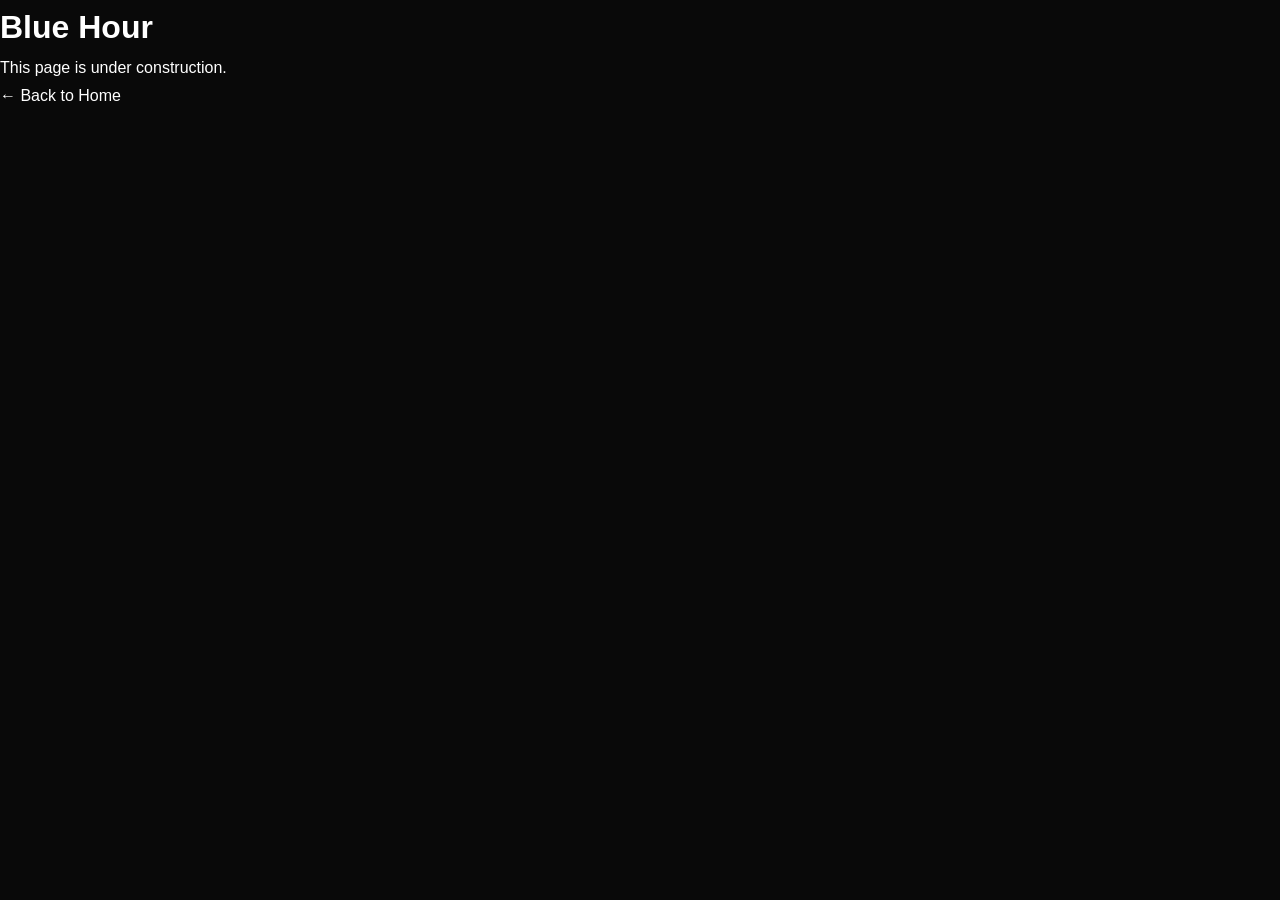
<file: blue-hour.html>
<!DOCTYPE html>
<html lang="en">
<head>
    <meta charset="UTF-8">
    <meta name="viewport" content="width=device-width, initial-scale=1.0">
    <title>Blue Hour | Through The Lens</title>

    <link rel="stylesheet" href="style.css">
</head>

<body>

    <h1>Blue Hour</h1>

    <p>This page is under construction.</p>

    <a href="index.html">← Back to Home</a>

</body>
</html>
</file>
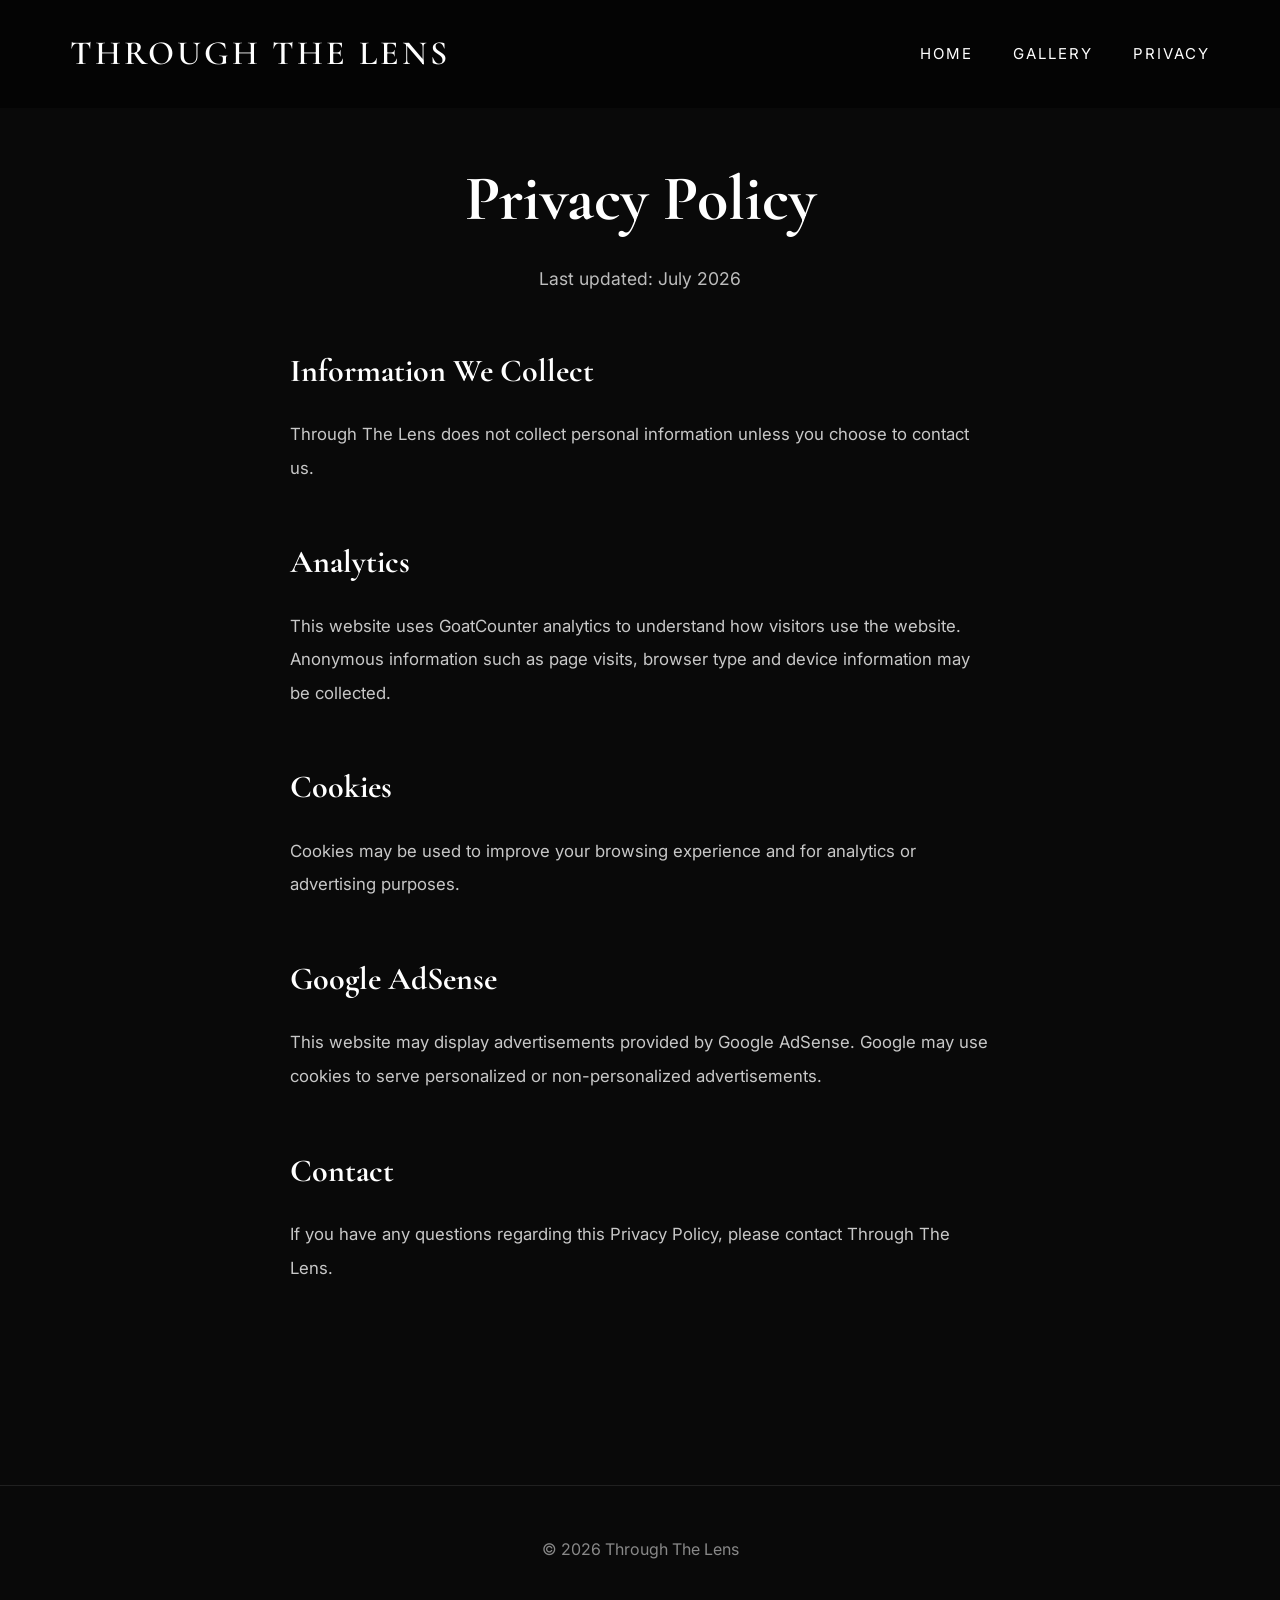
<file: privacy.html>
<!DOCTYPE html>
<html lang="en">

<head>

<meta charset="UTF-8">
<meta name="viewport" content="width=device-width, initial-scale=1.0">

<title>Privacy Policy | Through The Lens</title>

<link rel="stylesheet" href="style.css">

<link rel="preconnect" href="https://fonts.googleapis.com">
<link rel="preconnect" href="https://fonts.gstatic.com" crossorigin>

<link href="https://fonts.googleapis.com/css2?family=Cormorant+Garamond:wght@300;400;500;600;700&family=Inter:wght@300;400;500;600&display=swap" rel="stylesheet">

</head>

<body>

<nav>

<div class="logo">
THROUGH THE LENS
</div>

<div class="nav-links">
<a href="index.html">Home</a>
<a href="gallery.html">Gallery</a>
<a href="privacy.html">Privacy</a>
</div>

</nav>

<div class="story-page">

<h1>Privacy Policy</h1>

<p class="story-subtitle">
Last updated: July 2026
</p>

<div class="story-content">

<h2>Information We Collect</h2>

<p>
Through The Lens does not collect personal information unless you choose to contact us.
</p>

<h2>Analytics</h2>

<p>
This website uses GoatCounter analytics to understand how visitors use the website. Anonymous information such as page visits, browser type and device information may be collected.
</p>

<h2>Cookies</h2>

<p>
Cookies may be used to improve your browsing experience and for analytics or advertising purposes.
</p>

<h2>Google AdSense</h2>

<p>
This website may display advertisements provided by Google AdSense. Google may use cookies to serve personalized or non-personalized advertisements.
</p>

<h2>Contact</h2>

<p>
If you have any questions regarding this Privacy Policy, please contact Through The Lens.
</p>

</div>

</div>

<footer>

© 2026 Through The Lens

</footer>

</body>

</html>
</file>
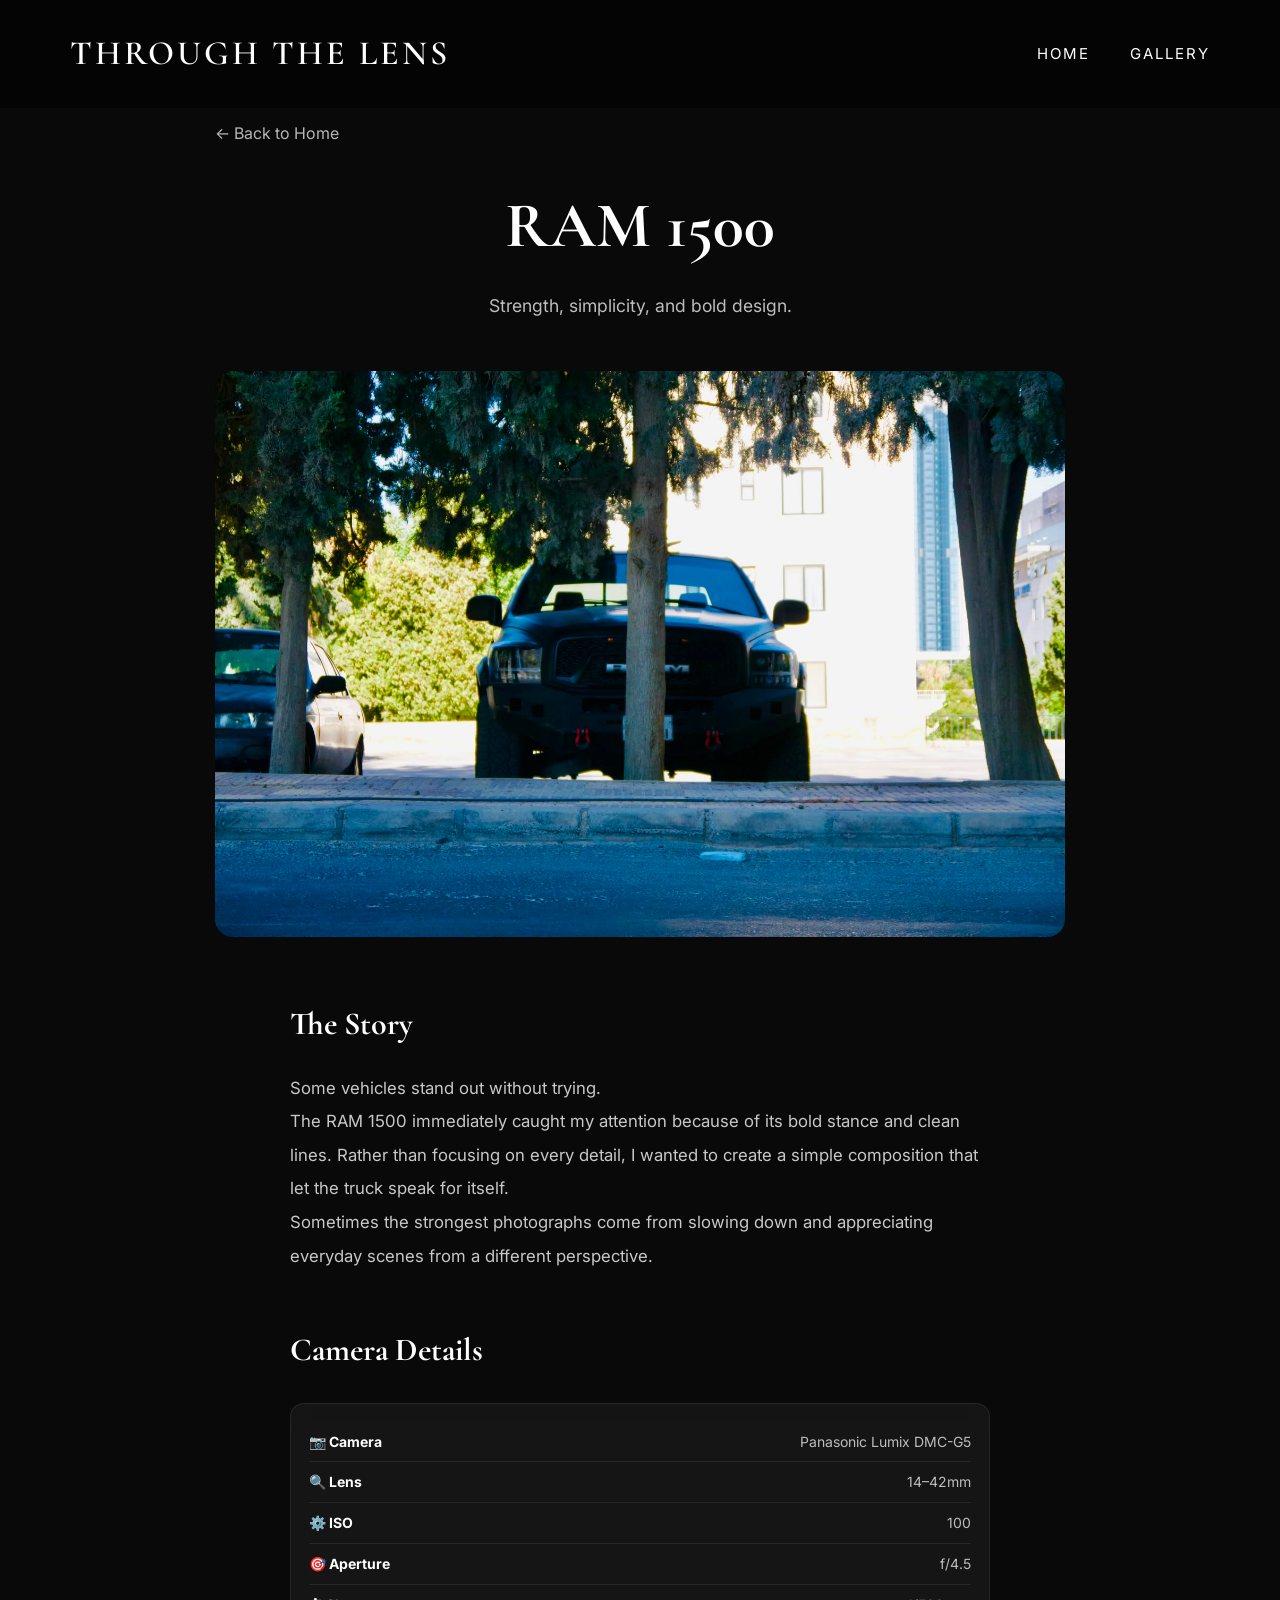
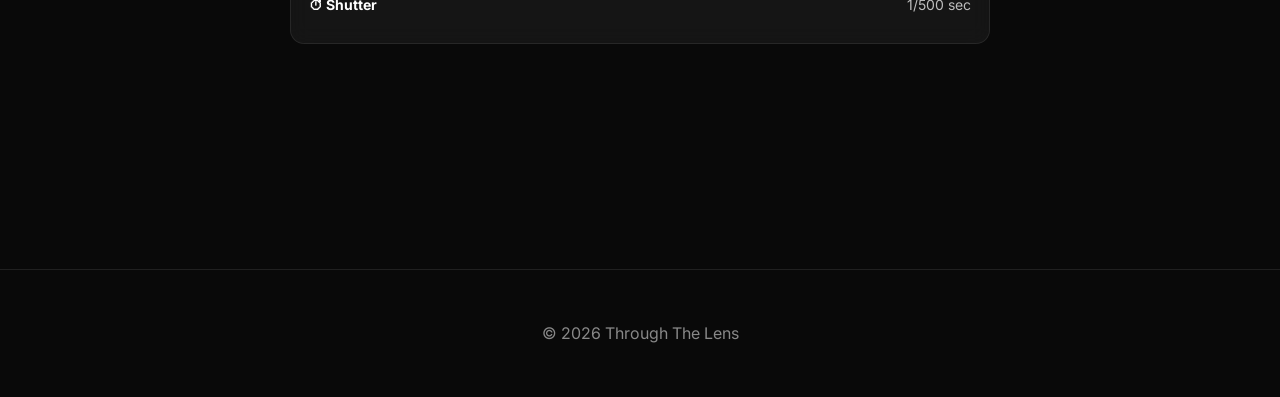
<file: ram1500.html>
<!DOCTYPE html>
<html lang="en">

<head>

<meta charset="UTF-8">
<meta name="viewport" content="width=device-width, initial-scale=1.0">

<title>RAM 1500 | Through The Lens</title>

<link rel="stylesheet" href="style.css">

<link rel="preconnect" href="https://fonts.googleapis.com">
<link rel="preconnect" href="https://fonts.gstatic.com" crossorigin>

<link href="https://fonts.googleapis.com/css2?family=Cormorant+Garamond:wght@300;400;500;600;700&family=Inter:wght@300;400;500;600&display=swap" rel="stylesheet">

</head>

<body>

<nav>

<div class="logo">
THROUGH THE LENS
</div>

<div class="nav-links">
<a href="index.html">Home</a>
<a href="gallery.html">Gallery</a>
</div>

</nav>

<section class="story-page">

<a href="index.html" class="back-link">← Back to Home</a>

<h1>RAM 1500</h1>

<p class="story-subtitle">
Strength, simplicity, and bold design.
</p>

<img src="images/truck.jpg" class="story-image" alt="RAM 1500">

<div class="story-content">

<h2>The Story</h2>

<p>
Some vehicles stand out without trying.
</p>

<p>
The RAM 1500 immediately caught my attention because of its bold stance and clean lines. Rather than focusing on every detail, I wanted to create a simple composition that let the truck speak for itself.
</p>

<p>
Sometimes the strongest photographs come from slowing down and appreciating everyday scenes from a different perspective.
</p>

<h2>Camera Details</h2>

<div class="camera-specs">

<div><strong>📷 Camera</strong><span>Panasonic Lumix DMC-G5</span></div>
<div><strong>🔍 Lens</strong><span>14–42mm</span></div>
<div><strong>⚙️ ISO</strong><span>100</span></div>
<div><strong>🎯 Aperture</strong><span>f/4.5</span></div>
<div><strong>⏱ Shutter</strong><span>1/500 sec</span></div>

</div>

</div>

</section>

<footer>

© 2026 Through The Lens

</footer>

<script src="script.js"></script>

</body>

</html>
</file>
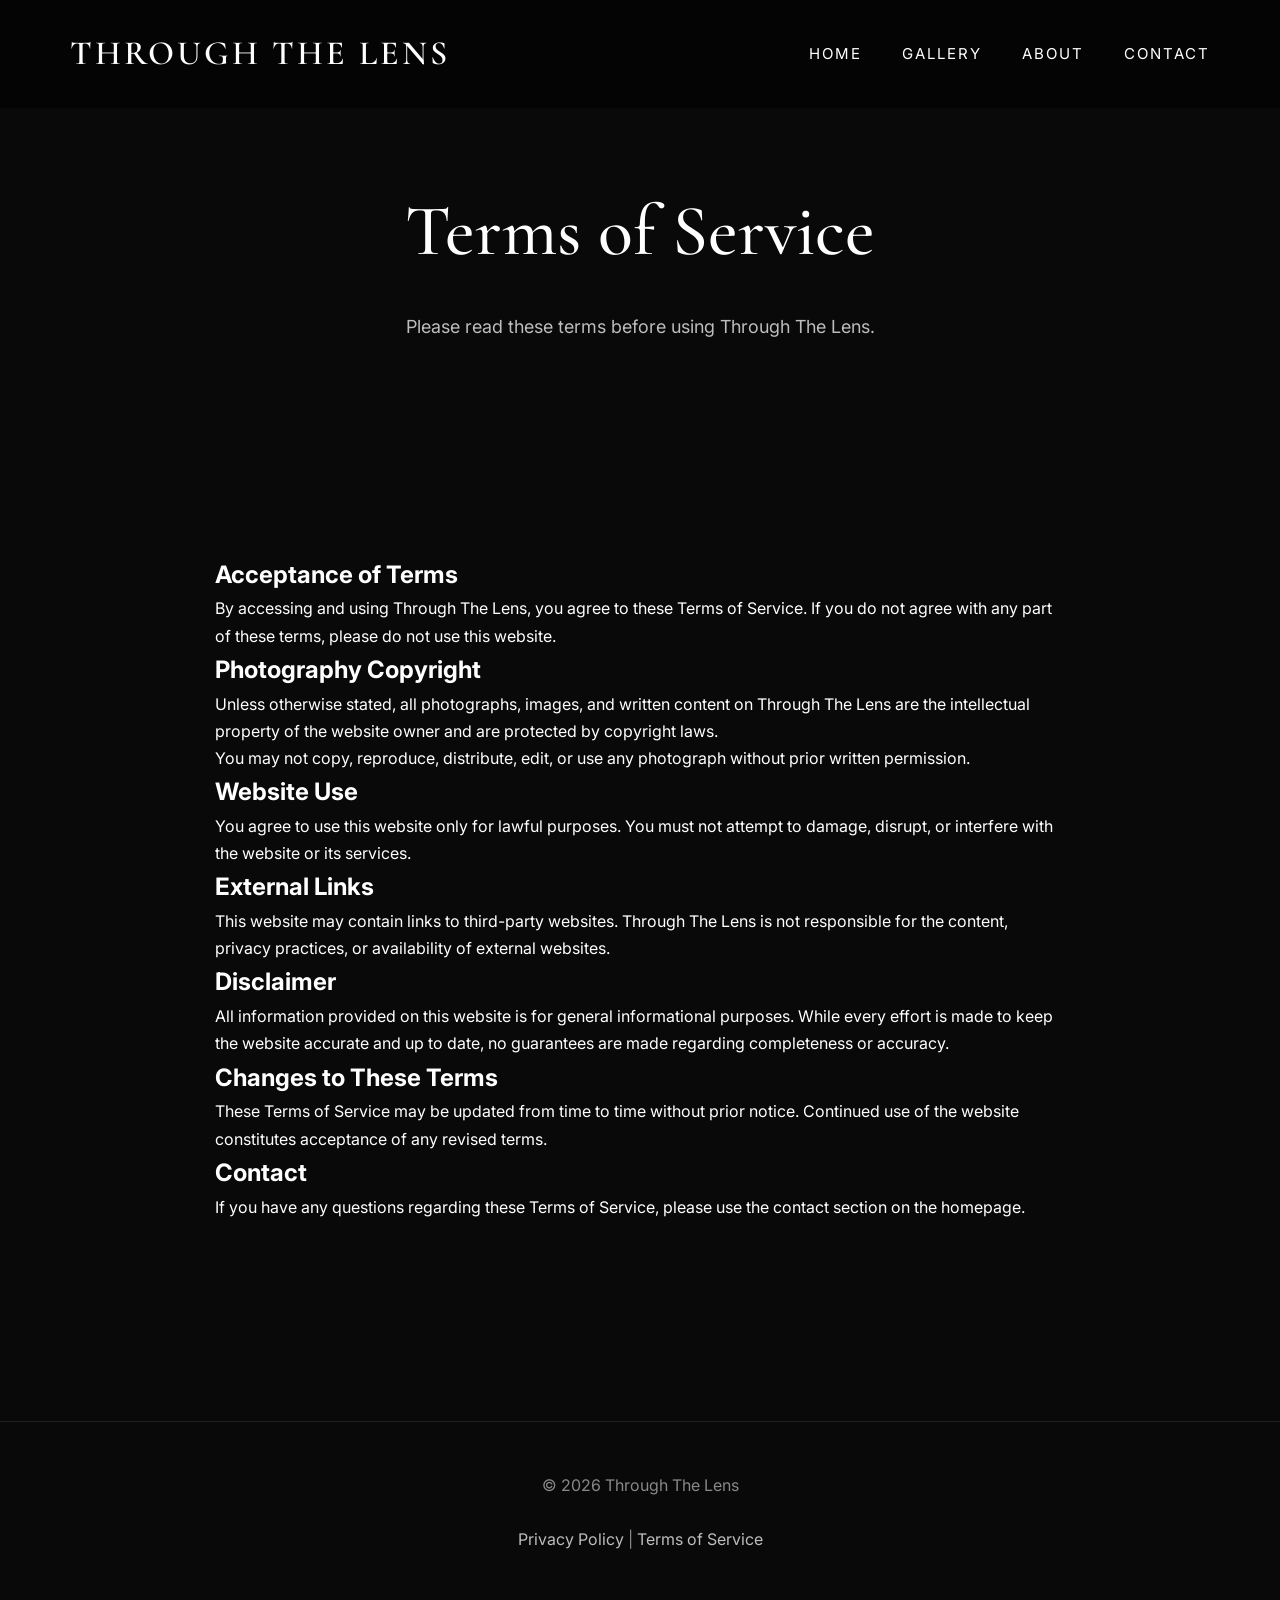
<file: terms.html>
<!DOCTYPE html>
<html lang="en">

<head>

<meta charset="UTF-8">
<meta name="viewport" content="width=device-width, initial-scale=1.0">

<title>Terms of Service | Through The Lens</title>

<link rel="stylesheet" href="style.css">

<link rel="preconnect" href="https://fonts.googleapis.com">
<link rel="preconnect" href="https://fonts.gstatic.com" crossorigin>

<link href="https://fonts.googleapis.com/css2?family=Cormorant+Garamond:wght@300;400;500;600;700&family=Inter:wght@300;400;500;600&display=swap" rel="stylesheet">

</head>

<body>

<nav>

<div class="logo">
THROUGH THE LENS
</div>

<div class="nav-links">

<a href="index.html">Home</a>
<a href="gallery.html">Gallery</a>
<a href="index.html#about">About</a>
<a href="index.html#contact">Contact</a>

</div>

</nav>

<header class="gallery-hero">

<h1>Terms of Service</h1>

<p>
Please read these terms before using Through The Lens.
</p>

</header>

<section class="story-page">

<h2>Acceptance of Terms</h2>

<p>
By accessing and using Through The Lens, you agree to these Terms of Service. If you do not agree with any part of these terms, please do not use this website.
</p>

<h2>Photography Copyright</h2>

<p>
Unless otherwise stated, all photographs, images, and written content on Through The Lens are the intellectual property of the website owner and are protected by copyright laws.
</p>

<p>
You may not copy, reproduce, distribute, edit, or use any photograph without prior written permission.
</p>

<h2>Website Use</h2>

<p>
You agree to use this website only for lawful purposes. You must not attempt to damage, disrupt, or interfere with the website or its services.
</p>

<h2>External Links</h2>

<p>
This website may contain links to third-party websites. Through The Lens is not responsible for the content, privacy practices, or availability of external websites.
</p>

<h2>Disclaimer</h2>

<p>
All information provided on this website is for general informational purposes. While every effort is made to keep the website accurate and up to date, no guarantees are made regarding completeness or accuracy.
</p>

<h2>Changes to These Terms</h2>

<p>
These Terms of Service may be updated from time to time without prior notice. Continued use of the website constitutes acceptance of any revised terms.
</p>

<h2>Contact</h2>

<p>
If you have any questions regarding these Terms of Service, please use the contact section on the homepage.
</p>

</section>

<footer>

<p>© 2026 Through The Lens</p>

<br>

<a href="privacy.html">Privacy Policy</a> |
<a href="terms.html">Terms of Service</a>

</footer>

</body>

</html>
</file>
<file: style.css>
*{
margin:0;
padding:0;
box-sizing:border-box;
}

html{
scroll-behavior:smooth;
}

body{
font-family:"Inter",sans-serif;
background:#090909;
color:#fff;
line-height:1.7;
overflow-x:hidden;
}

img{
display:block;
width:100%;
}

a{
text-decoration:none;
color:white;
}

nav{
position:fixed;
top:0;
left:0;
width:100%;
padding:25px 70px;
display:flex;
justify-content:space-between;
align-items:center;
background:rgba(0,0,0,.45);
backdrop-filter:blur(15px);
z-index:1000;
transition:.3s;
}

.logo{
font-family:"Cormorant Garamond",serif;
font-size:34px;
letter-spacing:3px;
font-weight:600;
}

.nav-links{
display:flex;
gap:40px;
}

.nav-links a{
font-size:15px;
letter-spacing:2px;
text-transform:uppercase;
transition:.3s;
}

.nav-links a:hover{
opacity:.6;
}

.hero{
position:relative;
height:100vh;
overflow:hidden;
}

.hero-image{
position:absolute;
width:100%;
height:100%;
object-fit:cover;
filter:brightness(.45);
transform:scale(1.05);
animation:heroZoom 18s linear infinite alternate;
}

@keyframes heroZoom{

from{
transform:scale(1.05);
}

to{
transform:scale(1.15);
}

}

.hero-overlay{
position:absolute;
inset:0;
display:flex;
justify-content:center;
align-items:center;
flex-direction:column;
text-align:center;
padding:20px;
}

.hero-small{
letter-spacing:5px;
text-transform:uppercase;
opacity:.75;
margin-bottom:18px;
}

.hero h1{
font-family:"Cormorant Garamond",serif;
font-size:110px;
font-weight:500;
letter-spacing:8px;
margin-bottom:20px;
}

.hero-description{
max-width:720px;
font-size:20px;
color:#d9d9d9;
margin-bottom:45px;
}

.hero-button{
padding:18px 42px;
border:1px solid white;
border-radius:999px;
transition:.35s;
letter-spacing:2px;
text-transform:uppercase;
font-size:14px;
}

.hero-button:hover{
background:white;
color:black;
}

#featured{
max-width:1350px;
margin:auto;
padding:140px 40px;
}

.section-header{
text-align:center;
margin-bottom:80px;
}

.section-header h2{
font-family:"Cormorant Garamond",serif;
font-size:72px;
margin-bottom:12px;
}

.section-header p{
color:#bdbdbd;
font-size:18px;
}

.featured-grid{
display:grid;
grid-template-columns:repeat(auto-fit,minmax(320px,1fr));
gap:35px;
}

.card{
background:#141414;
border-radius:18px;
overflow:hidden;
transition:.4s;
}

.card:hover{
transform:translateY(-10px);
}

.card img{
height:430px;
object-fit:cover;
transition:.4s;
}

.card:hover img{
transform:scale(1.05);
}

.card-content{
padding:30px;
}

.card-content h3{
font-family:"Cormorant Garamond",serif;
font-size:40px;
margin-bottom:15px;
}

.card-content p{
color:#bfbfbf;
margin-bottom:25px;
}

.card-content a{
letter-spacing:2px;
font-size:13px;
text-transform:uppercase;
}

.gallery-link{
display:flex;
justify-content:center;
margin-top:80px;
}

.gallery-link a{
padding:18px 45px;
border:1px solid white;
border-radius:999px;
transition:.35s;
text-transform:uppercase;
letter-spacing:2px;
font-size:14px;
}

.gallery-link a:hover{
background:white;
color:black;
}

#about,
#contact{
max-width:900px;
margin:160px auto;
padding:0 30px;
}

#about h2,
#contact h2{
font-family:"Cormorant Garamond",serif;
font-size:65px;
margin-bottom:25px;
}

#about p,
#contact p{
font-size:18px;
color:#c8c8c8;
line-height:2;
margin-bottom:18px;
}

footer{
padding:50px;
text-align:center;
color:#888;
border-top:1px solid #202020;
margin-top:120px;
}

@media(max-width:900px){

nav{
padding:20px;
}

.logo{
font-size:25px;
}

.nav-links{
display:none;
}

.hero h1{
font-size:58px;
letter-spacing:3px;
}

.hero-description{
font-size:16px;
}

.section-header h2{
font-size:48px;
}

.card img{
height:300px;
}

#about h2,
#contact h2{
font-size:48px;
}

}

/* ---------- Smooth Animations ---------- */

section.animate{
    opacity:0;
    transform:translateY(60px);
    transition:opacity .8s ease, transform .8s ease;
}

section.animate.show{
    opacity:1;
    transform:translateY(0);
}

.hero img{
    animation:zoomHero 15s ease-in-out infinite alternate;
}

@keyframes zoomHero{
    from{
        transform:scale(1);
    }

    to{
        transform:scale(1.08);
    }
}

.gallery-item{
    overflow:hidden;
}

.gallery-item img{
    transition:transform .6s ease;
}

.gallery-item:hover img{
    transform:scale(1.08);
}

.gallery-item{
    transition:.35s;
}

.gallery-item:hover{
    transform:translateY(-8px);
}

button,
a.button,
.btn{
    transition:.3s;
}

button:hover,
a.button:hover,
.btn:hover{
    transform:translateY(-3px);
}

nav{
    transition:.4s;
}

nav.scrolled{
    background:rgba(0,0,0,.92);
    backdrop-filter:blur(15px);
}

/* ===== Hero text animation ===== */

.hero-overlay>*{
opacity:0;
transform:translateY(40px);
animation:fadeUp 1s forwards;
}

.hero-small{
animation-delay:.2s;
}

.hero h1{
animation-delay:.5s;
}

.hero-description{
animation-delay:.8s;
}

.hero-button{
animation-delay:1.1s;
}

@keyframes fadeUp{

from{
opacity:0;
transform:translateY(40px);
}

to{
opacity:1;
transform:translateY(0);
}

}

/* ===== Better cards ===== */

.card{
position:relative;
overflow:hidden;
transition:.45s ease;
}

.card::after{
content:"";
position:absolute;
inset:0;
background:linear-gradient(to top,rgba(0,0,0,.45),transparent);
opacity:0;
transition:.4s;
pointer-events:none;
}

.card:hover::after{
opacity:1;
}

.card:hover{
transform:translateY(-12px) scale(1.02);
box-shadow:0 30px 60px rgba(0,0,0,.45);
}

.card img{
transition:transform .8s ease;
}

.card:hover img{
transform:scale(1.08);
}

/* ===== Buttons ===== */

.hero-button,
.gallery-link a{

position:relative;
overflow:hidden;

}

.hero-button::before,
.gallery-link a::before{

content:"";
position:absolute;
top:0;
left:-120%;
width:60%;
height:100%;
background:rgba(255,255,255,.25);
transform:skewX(-20deg);
transition:.6s;

}

.hero-button:hover::before,
.gallery-link a:hover::before{

left:160%;

}

.camera-specs{

margin:25px 0;

padding:18px;

background:rgba(255,255,255,.05);

border:1px solid rgba(255,255,255,.08);

border-radius:14px;

backdrop-filter:blur(10px);

}

.camera-specs div{

display:flex;

justify-content:space-between;

padding:8px 0;

border-bottom:1px solid rgba(255,255,255,.08);

}

.camera-specs div:last-child{

border-bottom:none;

}

.camera-specs strong{

color:white;

font-size:14px;

}

.camera-specs span{

color:#bdbdbd;

font-size:14px;

}

/* Story Pages */

.story-page{
    max-width:900px;
    margin:auto;
    padding:120px 25px 80px;
}

.back-link{
    color:white;
    text-decoration:none;
    font-family:"Inter",sans-serif;
    opacity:.7;
    transition:.3s;
}

.back-link:hover{
    opacity:1;
}

.story-page h1{
    font-family:"Cormorant Garamond",serif;
    font-size:4rem;
    text-align:center;
    margin:25px 0 10px;
}

.story-subtitle{
    text-align:center;
    font-size:1.1rem;
    color:#bdbdbd;
    margin-bottom:50px;
}

.story-image{
    width:100%;
    border-radius:18px;
    margin-bottom:60px;
}

.story-content{
    max-width:700px;
    margin:auto;
}

.story-content h2{
    font-family:"Cormorant Garamond",serif;
    font-size:2rem;
    margin:50px 0 20px;
}

.story-content p{
    color:#c8c8c8;
    line-height:2;
    font-size:1.05rem;
}

.card.full-width{
    grid-column: 1 / -1;
}

.card.full-width img{
    height:500px; /* Increase or decrease to your liking */
    object-fit:cover;
}

/***********************************
        GALLERY PAGE
************************************/

.gallery-hero{
padding:170px 20px 90px;
text-align:center;
}

.gallery-hero h1{
font-family:"Cormorant Garamond",serif;
font-size:72px;
font-weight:500;
margin-bottom:18px;
}

.gallery-hero p{
max-width:700px;
margin:auto;
color:#bdbdbd;
font-size:18px;
line-height:1.9;
}

.gallery-grid{
width:min(1300px,92%);
margin:80px auto;
display:grid;
grid-template-columns:repeat(auto-fit,minmax(420px,1fr));
gap:70px;
}

.gallery-item{
display:flex;
flex-direction:column;
transition:.45s;
}

.gallery-item:hover{
transform:translateY(-10px);
}

.gallery-item img{
width:100%;
height:520px;
object-fit:cover;
border-radius:22px;
transition:.5s;
box-shadow:0 25px 60px rgba(0,0,0,.35);
}

.gallery-item:hover img{
transform:scale(1.02);
}

.gallery-info{
padding:25px 5px;
}

.gallery-info h3{
font-family:"Cormorant Garamond",serif;
font-size:42px;
font-weight:500;
margin-bottom:8px;
}

.gallery-category{
letter-spacing:2px;
text-transform:uppercase;
font-size:12px;
color:#999;
margin-bottom:18px;
}

.gallery-info p{
color:#c7c7c7;
line-height:1.9;
font-size:16px;
}

@media(max-width:900px){

.gallery-grid{
grid-template-columns:1fr;
gap:60px;
}

.gallery-item img{
height:420px;
}

.gallery-hero h1{
font-size:52px;
}

.gallery-info h3{
font-size:34px;
}

}

footer a{
color:#bdbdbd;
text-decoration:none;
transition:.3s;
}

footer a:hover{
color:white;
}

.gallery-heading{
    width:min(1300px,92%);
    margin:80px auto 35px;
    font-family:"Cormorant Garamond", serif;
    font-size:72px;
    font-weight:500;
    color:#fff;
    letter-spacing:2px;
}
</file>
